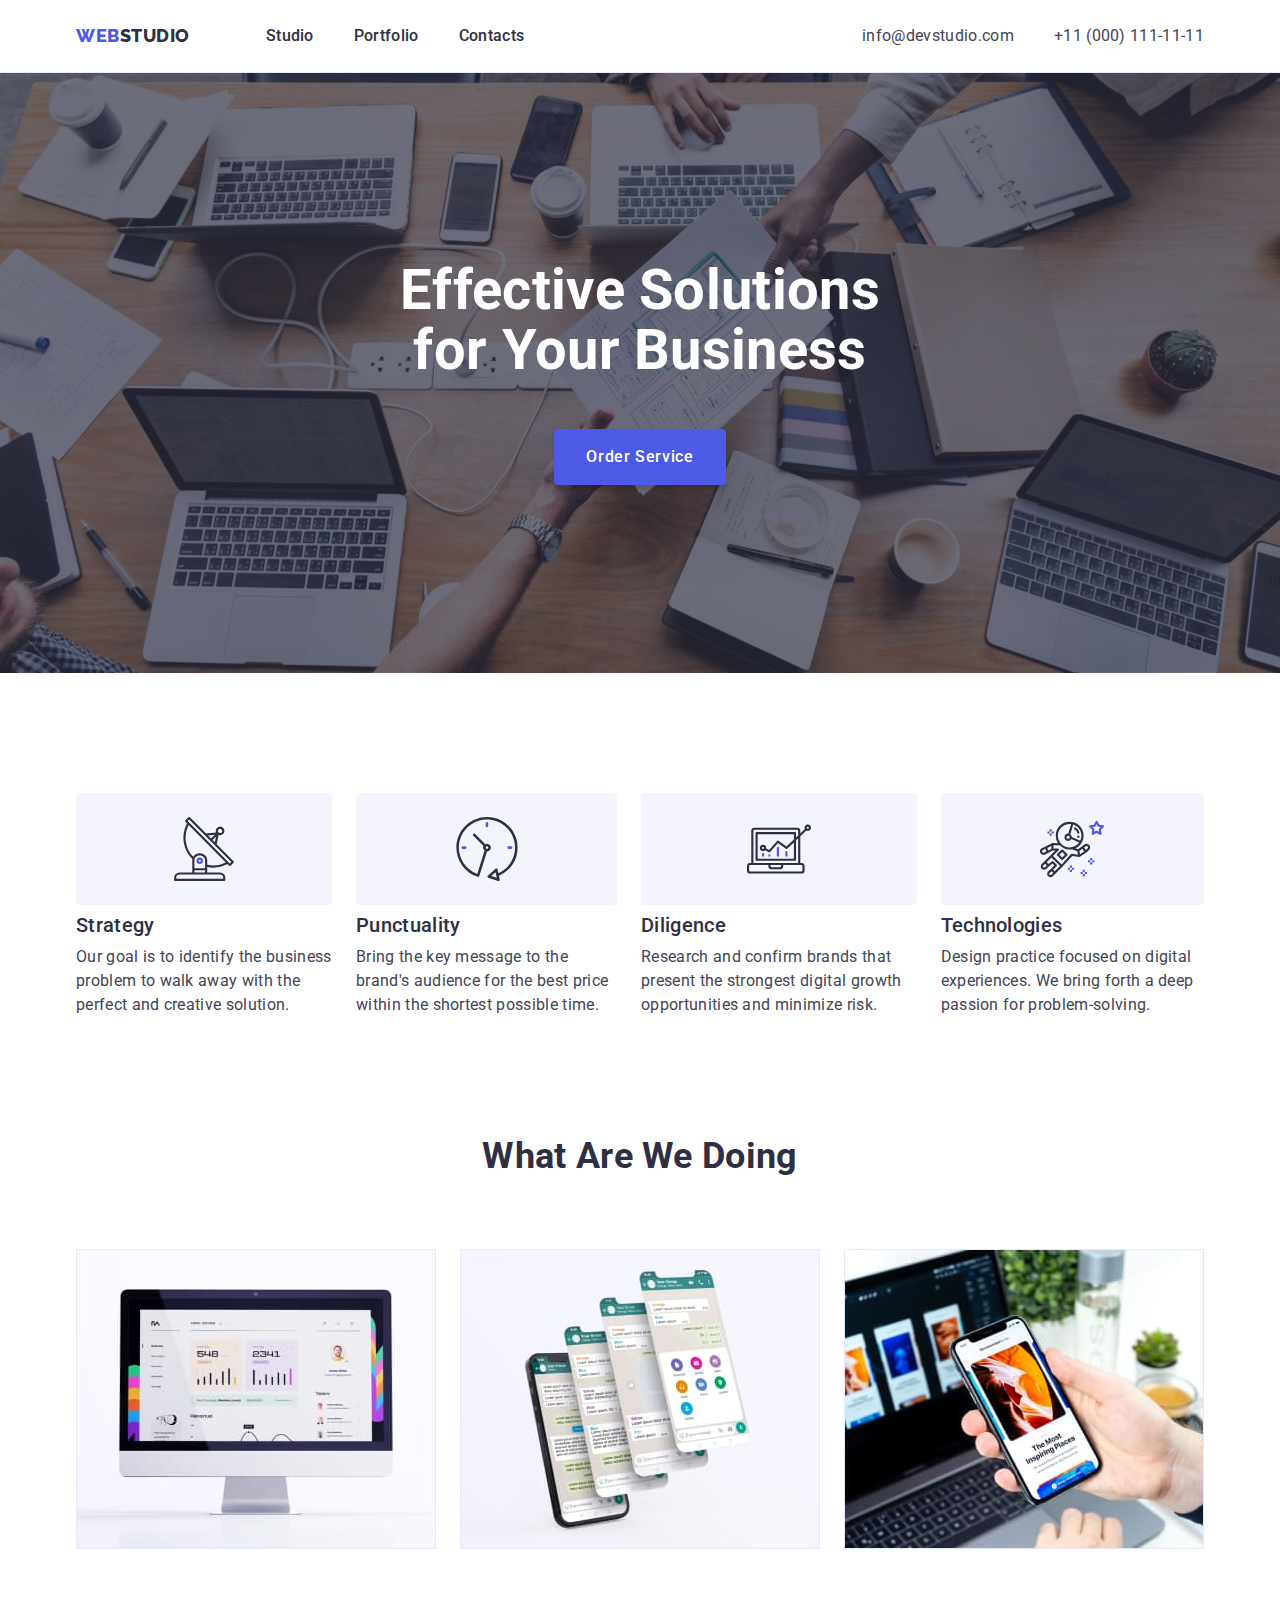
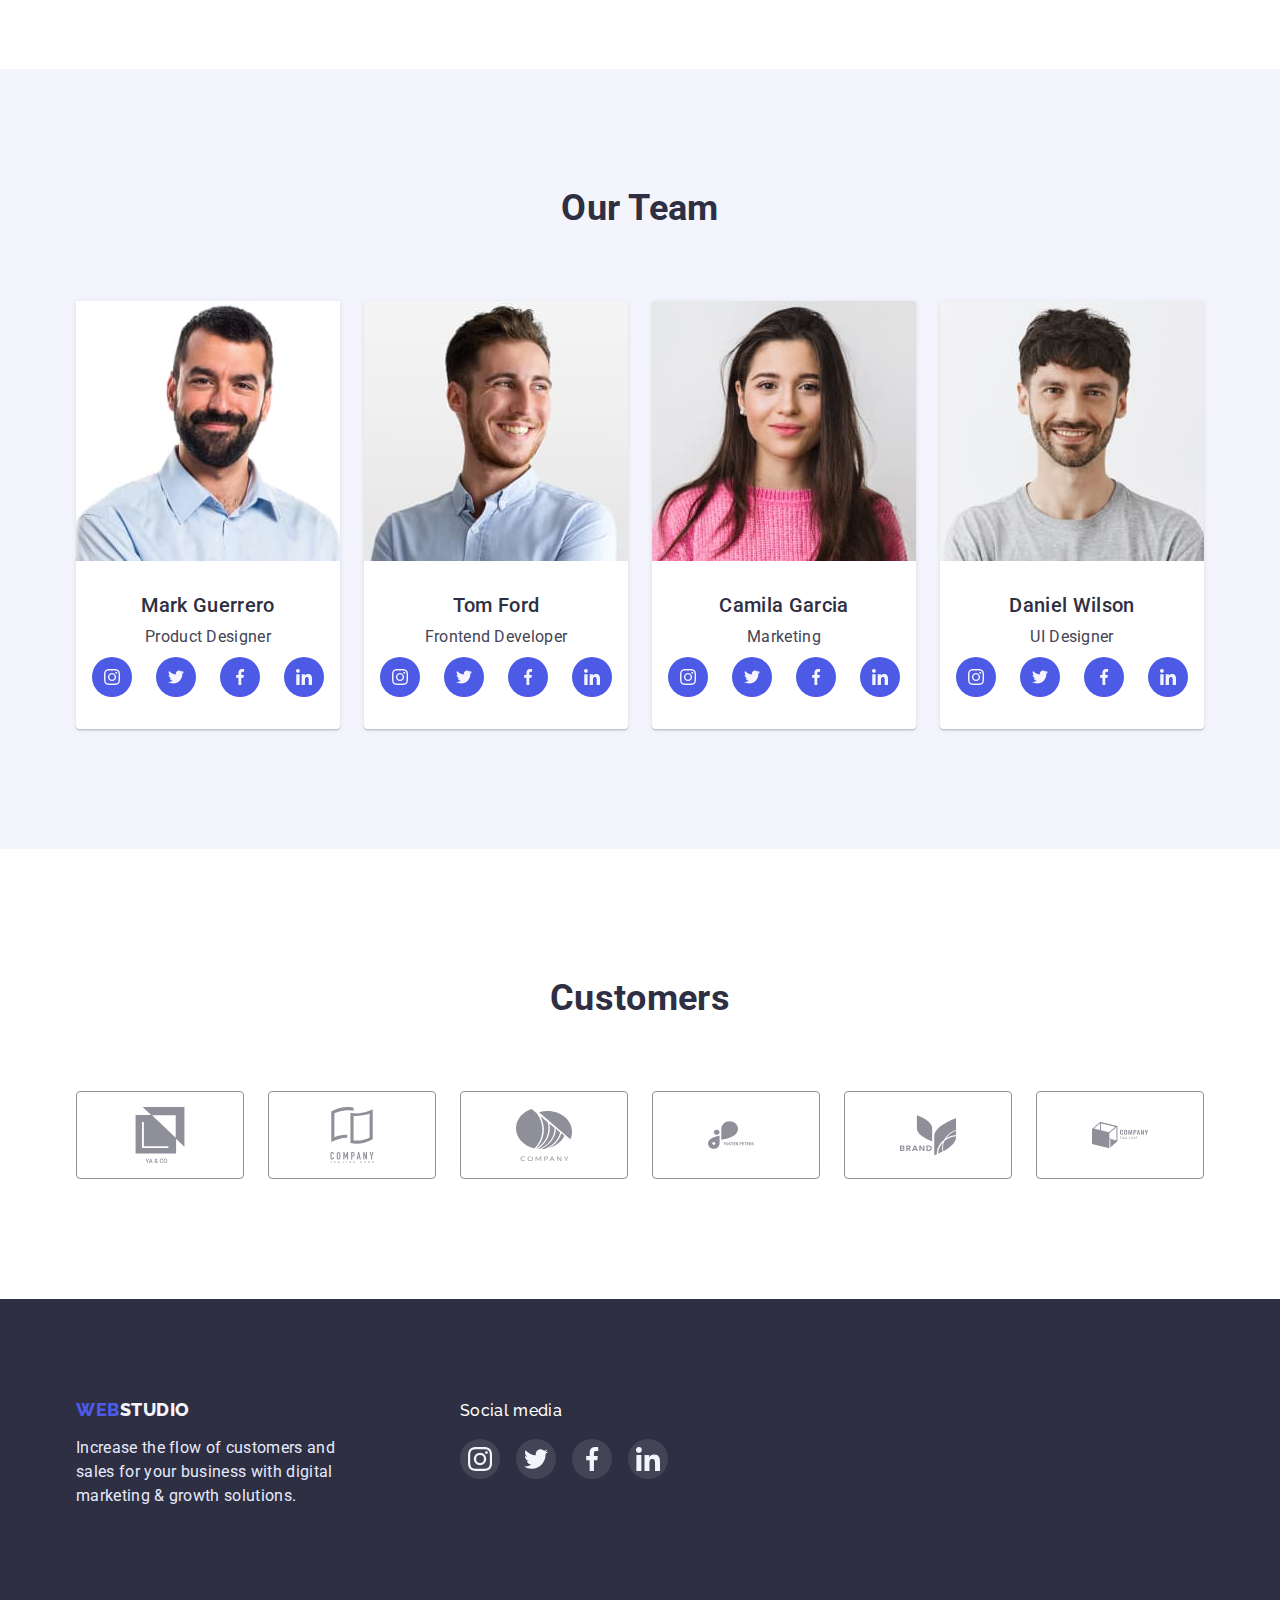
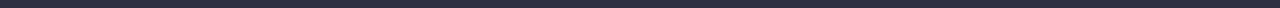
<file: index.html>
<!DOCTYPE html>
<html lang="en">
  <head>
    <meta charset="UTF-8" />
    <meta http-equiv="X-UA-Compatible" content="IE=edge" />
    <meta name="viewport" content="width=device-width, initial-scale=1.0" />
    <title>WebStudio</title>
    <link rel="preconnect" href="https://fonts.googleapis.com" />
    <link rel="preconnect" href="https://fonts.gstatic.com" crossorigin />
    <link
      href="https://fonts.googleapis.com/css2?family=Raleway:wght@800&family=Roboto:wght@400;500;700&display=swap"
      rel="stylesheet"
    />
    <link
      rel="stylesheet"
      href="https://cdn.jsdelivr.net/npm/modern-normalize@1.1.0/modern-normalize.min.css"
    />
    <link rel="stylesheet" href="./css/styles.css" />
  </head>
  <body>
    <!--Header-->
    <header class="header">
      <div class="container header-container">
        <nav class="header-navigation">
          <a class="logo-link link" href="./index.html"
            ><span class="logo-part">Web</span>Studio</a
          >
          <ul class="menu list">
            <li class="menu-item">
              <a class="menu-link link" href="./index.html">Studio</a>
            </li>
            <li class="menu-item">
              <a class="menu-link link" href="./portfolio.html">Portfolio</a>
            </li>
            <li class="menu-item">
              <a class="menu-link link" href="">Contacts</a>
            </li>
          </ul>
        </nav>
        <address class="contact">
          <ul class="contact-list list">
            <li class="contact-mail">
              <a class="contact-mail-link link" href="mailto:info@devstudio.com"
                >info@devstudio.com</a
              >
            </li>

            <li class="contact-phone">
              <a class="contact-phone-link link" href="tel:+110001111111"
                >+11 (000) 111-11-11</a
              >
            </li>
          </ul>
        </address>
      </div>
    </header>
    <!--/Header-->

    <main>
      <!--hero section-->
      <section class="hero-section">
        <div class="container">
          <h1 class="hero-title">Effective Solutions for Your Business</h1>
          <button class="hero-btn" type="button">Order Service</button>
        </div>
      </section>
      <!--/hero section-->

      <!--advantage-->
      <section class="advantage section">
        <div class="container">
          <h2 class="visually-hidden">Advantage</h2>
          <ul class="advantage-list list">
            <li class="advantage-item">
              <div class="advantage-icon-wrapper">
                <svg class="advantage-icon">
                  <use href="./images/icons.svg#antenna"></use>
                </svg>
              </div>

              <h3 class="sub-title">Strategy</h3>
              <p class="text">
                Our goal is to identify the business problem to walk away with
                the perfect and creative solution.
              </p>
            </li>
            <li class="advantage-item">
              <div class="advantage-icon-wrapper">
                <svg class="advantage-icon">
                  <use href="./images/icons.svg#clock"></use>
                </svg>
              </div>
              <h3 class="sub-title">Punctuality</h3>
              <p class="text">
                Bring the key message to the brand's audience for the best price
                within the shortest possible time.
              </p>
            </li>
            <li class="advantage-item">
              <div class="advantage-icon-wrapper">
                <svg class="advantage-icon">
                  <use href="./images/icons.svg#diagram"></use>
                </svg>
              </div>
              <h3 class="sub-title">Diligence</h3>
              <p class="text">
                Research and confirm brands that present the strongest digital
                growth opportunities and minimize risk.
              </p>
            </li>
            <li class="advantage-item">
              <div class="advantage-icon-wrapper">
                <svg class="advantage-icon">
                  <use href="./images/icons.svg#astronaut"></use>
                </svg>
              </div>
              <h3 class="sub-title">Technologies</h3>
              <p class="text">
                Design practice focused on digital experiences. We bring forth a
                deep passion for problem-solving.
              </p>
            </li>
          </ul>
        </div>
      </section>
      <!--/advantage-->
      <!--What are we doing-->
      <section class="gallery">
        <div class="container">
          <h2 class="title">What are we doing</h2>
          <ul class="gallery-list list">
            <li class="gallery-item">
              <img
                src="./images/advan-img-1.jpg"
                alt="monitor"
                width="360"
                height="300"
              />
            </li>
            <li class="gallery-item">
              <img
                src="./images/advan-img-2.jpg"
                alt="telephone"
                width="360"
                height="300"
              />
            </li>
            <li class="gallery-item">
              <img
                src="./images/advan-img-3.jpg"
                alt="noutbook"
                width="360"
                height="300"
              />
            </li>
          </ul>
        </div>
      </section>
      <!--/What are we doing-->
      <!--Our Team-->
      <section class="team section">
        <div class="container">
          <h2 class="title">Our Team</h2>
          <ul class="team-list list">
            <li class="team-item">
              <img
                src="./images/team-img-1.jpg"
                alt="Mark Guerrero"
                width="264"
                height="260"
              />
              <div class="team-item-content">
                <h3 class="sub-title">Mark Guerrero</h3>
                <p class="text text-card">Product Designer</p>
                <ul class="social-list list">
                  <li class="social-list-item">
                    <a class="social-list-link" href="">
                      <svg class="social-list-icon">
                        <use href="./images/icons.svg#instagram"></use>
                      </svg>
                    </a>
                  </li>
                  <li class="social-list-item">
                    <a class="social-list-link" href="">
                      <svg class="social-list-icon">
                        <use href="./images/icons.svg#twitter"></use>
                      </svg>
                    </a>
                  </li>
                  <li class="social-list-item">
                    <a class="social-list-link" href="">
                      <svg class="social-list-icon">
                        <use href="./images/icons.svg#facebook"></use>
                      </svg>
                    </a>
                  </li>
                  <li class="social-list-item">
                    <a class="social-list-link" href="">
                      <svg class="social-list-icon">
                        <use href="./images/icons.svg#linkedin"></use>
                      </svg>
                    </a>
                  </li>
                </ul>
              </div>
            </li>
            <li class="team-item">
              <img
                src="./images/team-img-2.jpg"
                alt="Tom Ford"
                width="264"
                height="260"
              />
              <div class="team-item-content">
                <h3 class="sub-title">Tom Ford</h3>
                <p class="text text-card">Frontend Developer</p>
                <ul class="social-list list">
                  <li class="social-list-item">
                    <a class="social-list-link" href="">
                      <svg class="social-list-icon">
                        <use href="./images/icons.svg#instagram"></use>
                      </svg>
                    </a>
                  </li>
                  <li class="social-list-item">
                    <a class="social-list-link" href="">
                      <svg class="social-list-icon">
                        <use href="./images/icons.svg#twitter"></use>
                      </svg>
                    </a>
                  </li>
                  <li class="social-list-item">
                    <a class="social-list-link" href="">
                      <svg class="social-list-icon">
                        <use href="./images/icons.svg#facebook"></use>
                      </svg>
                    </a>
                  </li>
                  <li class="social-list-item">
                    <a class="social-list-link" href="">
                      <svg class="social-list-icon">
                        <use href="./images/icons.svg#linkedin"></use>
                      </svg>
                    </a>
                  </li>
                </ul>
              </div>
            </li>
            <li class="team-item">
              <img
                src="./images/team-img-3.jpg"
                alt="Camila Garcia"
                width="264"
                height="260"
              />
              <div class="team-item-content">
                <h3 class="sub-title">Camila Garcia</h3>
                <p class="text text-card">Marketing</p>
                <ul class="social-list list">
                  <li class="social-list-item">
                    <a class="social-list-link" href="">
                      <svg class="social-list-icon">
                        <use href="./images/icons.svg#instagram"></use>
                      </svg>
                    </a>
                  </li>
                  <li class="social-list-item">
                    <a class="social-list-link" href="">
                      <svg class="social-list-icon">
                        <use href="./images/icons.svg#twitter"></use>
                      </svg>
                    </a>
                  </li>
                  <li class="social-list-item">
                    <a class="social-list-link" href="">
                      <svg class="social-list-icon">
                        <use href="./images/icons.svg#facebook"></use>
                      </svg>
                    </a>
                  </li>
                  <li class="social-list-item">
                    <a class="social-list-link" href="">
                      <svg class="social-list-icon">
                        <use href="./images/icons.svg#linkedin"></use>
                      </svg>
                    </a>
                  </li>
                </ul>
              </div>
            </li>
            <li class="team-item">
              <img
                src="./images/team-img-4.jpg"
                alt="Daniel Wilson"
                width="264"
                height="260"
              />
              <div class="team-item-content">
                <h3 class="sub-title">Daniel Wilson</h3>
                <p class="text text-card">UI Designer</p>
                <ul class="social-list list">
                  <li class="social-list-item">
                    <a class="social-list-link" href="">
                      <svg class="social-list-icon">
                        <use href="./images/icons.svg#instagram"></use>
                      </svg>
                    </a>
                  </li>
                  <li class="social-list-item">
                    <a class="social-list-link" href="">
                      <svg class="social-list-icon">
                        <use href="./images/icons.svg#twitter"></use>
                      </svg>
                    </a>
                  </li>
                  <li class="social-list-item">
                    <a class="social-list-link" href="">
                      <svg class="social-list-icon">
                        <use href="./images/icons.svg#facebook"></use>
                      </svg>
                    </a>
                  </li>
                  <li class="social-list-item">
                    <a class="social-list-link" href="">
                      <svg class="social-list-icon">
                        <use href="./images/icons.svg#linkedin"></use>
                      </svg>
                    </a>
                  </li>
                </ul>
              </div>
            </li>
          </ul>
        </div>
      </section>
      <!--/Our Team-->
      <!--Customers-->
      <section class="customers-section">
        <div class="container">
          <h2 class="customers-title">Customers</h2>
          <ul class="customers-list list">
            <li class="customers-item">
              <a class="customers-link" href="">
                <svg class="customers-icon" width="104" height="56">
                  <use href="./images/icons.svg#customer-1"></use>
                </svg>
              </a>
            </li>
            <li class="customers-item">
              <a class="customers-link" href="">
                <svg class="customers-icon" width="104" height="56">
                  <use href="./images/icons.svg#customer-2"></use>
                </svg>
              </a>
            </li>
            <li class="customers-item">
              <a class="customers-link" href="">
                <svg class="customers-icon" width="104" height="56">
                  <use href="./images/icons.svg#customer-3"></use>
                </svg>
              </a>
            </li>
            <li class="customers-item">
              <a class="customers-link" href="">
                <svg class="customers-icon" width="104" height="56">
                  <use href="./images/icons.svg#customer-4"></use>
                </svg>
              </a>
            </li>
            <li class="customers-item">
              <a class="customers-link" href="">
                <svg class="customers-icon" width="104" height="56">
                  <use href="./images/icons.svg#customer-5"></use>
                </svg>
              </a>
            </li>
            <li class="customers-item">
              <a class="customers-link" href="">
                <svg class="customers-icon" width="104" height="56">
                  <use href="./images/icons.svg#customer-6"></use>
                </svg>
              </a>
            </li>
          </ul>
        </div>
      </section>
      <!--/Customers-->
    </main>
    <!--Footer-->
    <footer class="footer">
      <div class="container footer-wrapper">
        <div class="footer-logo">
          <a class="footer-logo-link link" href="./index.html"
            ><span class="logo-part">Web</span>Studio</a
          >
          <p class="footer-text">
            Increase the flow of customers and sales for your business with
            digital marketing & growth solutions.
          </p>
        </div>
        <div class="footer-social-media">
          <p class="footer-social-text">Social media</p>
          <ul class="footer-social-list list">
            <li class="footer-social-item">
              <a class="footer-social-link" href="">
                <svg class="footer-social-icon">
                  <use href="./images/icons.svg#instagram"></use>
                </svg>
              </a>
            </li>
            <li class="footer-social-item">
              <a class="footer-social-link" href="">
                <svg class="footer-social-icon">
                  <use href="./images/icons.svg#twitter"></use>
                </svg>
              </a>
            </li>
            <li class="footer-social-item">
              <a class="footer-social-link" href="">
                <svg class="footer-social-icon">
                  <use href="./images/icons.svg#facebook"></use>
                </svg>
              </a>
            </li>
            <li class="footer-social-item">
              <a class="footer-social-link" href="">
                <svg class="footer-social-icon">
                  <use href="./images/icons.svg#linkedin"></use>
                </svg>
              </a>
            </li>
          </ul>
        </div>
      </div>
    </footer>
    <!--/Footer-->
  </body>
</html>
</file>
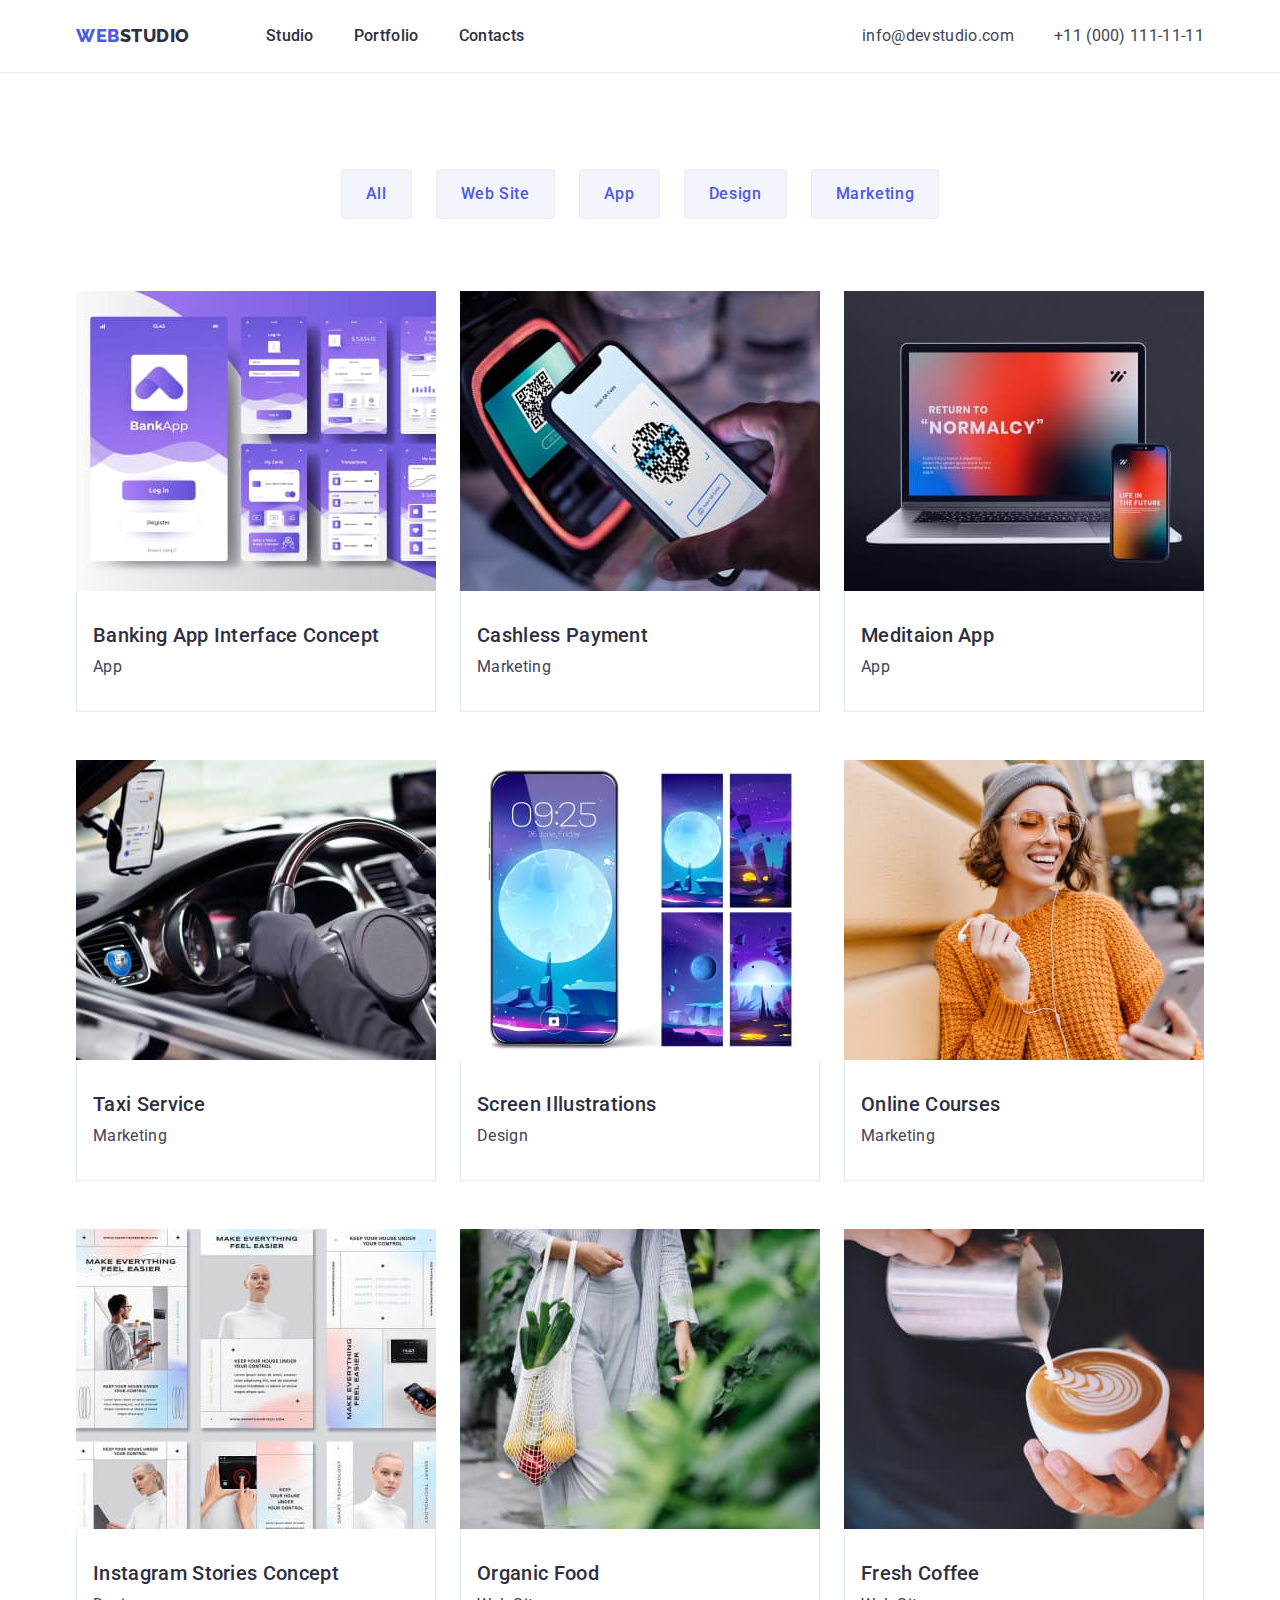
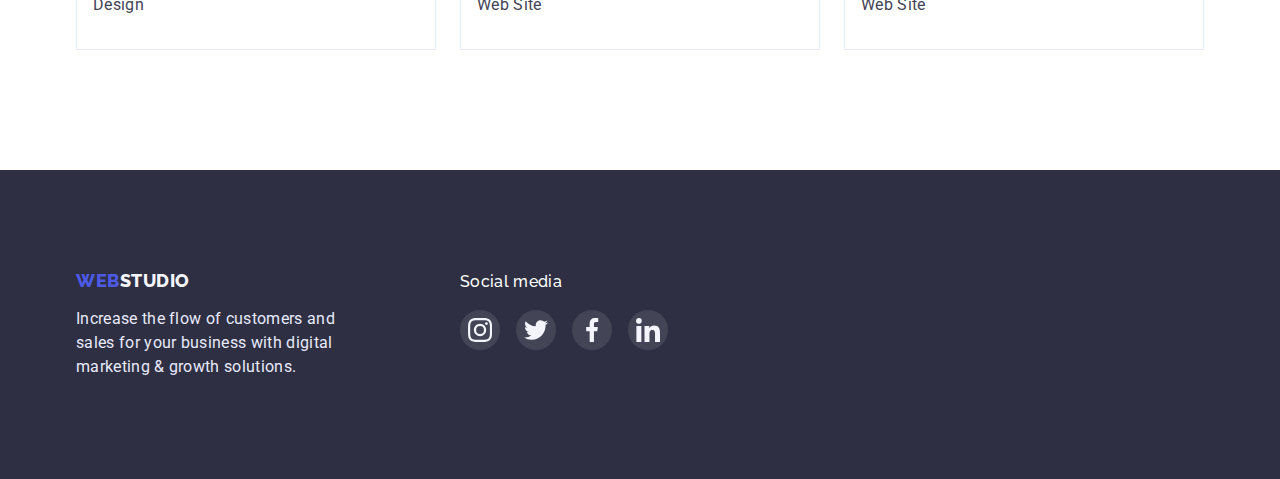
<file: portfolio.html>
<!DOCTYPE html>
<html lang="en">
  <head>
    <meta charset="UTF-8" />
    <meta http-equiv="X-UA-Compatible" content="IE=edge" />
    <meta name="viewport" content="width=device-width, initial-scale=1.0" />
    <title>WebStudio</title>
    <link rel="preconnect" href="https://fonts.googleapis.com" />
    <link rel="preconnect" href="https://fonts.gstatic.com" crossorigin />
    <link
      href="https://fonts.googleapis.com/css2?family=Raleway:wght@800&family=Roboto:wght@400;500;700&display=swap"
      rel="stylesheet"
    />
    <link
      rel="stylesheet"
      href="https://cdn.jsdelivr.net/npm/modern-normalize@1.1.0/modern-normalize.min.css"
    />
    <link rel="stylesheet" href="./css/styles.css" />
  </head>
  <body>
    <!--Hader-->
    <header class="header">
      <div class="container header-container">
        <nav class="header-navigation">
          <a class="logo-link link" href="./index.html"
            ><span class="logo-part">Web</span>Studio</a
          >
          <ul class="menu list">
            <li class="menu-item">
              <a class="menu-link link" href="./index.html">Studio</a>
            </li>
            <li class="menu-item">
              <a class="menu-link link" href="./portfolio.html">Portfolio</a>
            </li>
            <li class="menu-item">
              <a class="menu-link link" href="">Contacts</a>
            </li>
          </ul>
        </nav>
        <address class="contact">
          <ul class="contact-list list">
            <li class="contact-mail">
              <a class="contact-mail-link link" href="mailto:info@devstudio.com"
                >info@devstudio.com</a
              >
            </li>

            <li class="contact-phone">
              <a class="contact-phone-link link" href="tel:+110001111111"
                >+11 (000) 111-11-11</a
              >
            </li>
          </ul>
        </address>
      </div>
    </header>
    <!--/Hader-->

    <main>
      <!--Portfolio section-->

      <section class="portfolio">
        <div class="container">
          <h1 class="visually-hidden">Portfolio</h1>
          <ul class="btn-list list">
            <li class="btn-list-item">
              <button class="btn-item" type="button">All</button>
            </li>
            <li class="btn-list-item">
              <button class="btn-item" type="button">Web Site</button>
            </li>
            <li class="btn-list-item">
              <button class="btn-item" type="button">App</button>
            </li>
            <li class="btn-list-item">
              <button class="btn-item" type="button">Design</button>
            </li>
            <li class="btn-list-item">
              <button class="btn-item" type="button">Marketing</button>
            </li>
          </ul>
          <ul class="portfolio-list list">
            <li class="portfolio-item">
              <a class="portfolio-link link" href="">
                <img
                  src="./images/portfolio-img-1.jpg"
                  alt="bank app"
                  width="360"
                  height="300"
                />
                <div class="portfolio-card">
                  <h2 class="sub-title">Banking App Interface Concept</h2>
                  <p class="text">App</p>
                </div>
              </a>
            </li>
            <li class="portfolio-item">
              <a class="portfolio-link link" href="">
                <img
                  src="./images/portfolio-img-2.jpg"
                  alt="cashless pay"
                  width="360"
                  height="300"
                />
                <div class="portfolio-card">
                  <h2 class="sub-title">Cashless Payment</h2>
                  <p class="text">Marketing</p>
                </div>
              </a>
            </li>
            <li class="portfolio-item">
              <a class="portfolio-link link" href="">
                <img
                  src="./images/portfolio-img-3.jpg"
                  alt="meditaional app"
                  width="360"
                  height="300"
                />
                <div class="portfolio-card">
                  <h2 class="sub-title">Meditaion App</h2>
                  <p class="text">App</p>
                </div>
              </a>
            </li>
            <li class="portfolio-item">
              <a class="portfolio-link link" href="">
                <img
                  src="./images/portfolio-img-4.jpg"
                  alt="taxi service"
                  width="360"
                  height="300"
                />
                <div class="portfolio-card">
                  <h2 class="sub-title">Taxi Service</h2>
                  <p class="text">Marketing</p>
                </div>
              </a>
            </li>
            <li class="portfolio-item">
              <a class="portfolio-link link" href="">
                <img
                  src="./images/portfolio-img-5.jpg"
                  alt="screen Illustrations"
                  width="360"
                  height="300"
                />
                <div class="portfolio-card">
                  <h2 class="sub-title">Screen Illustrations</h2>
                  <p class="text">Design</p>
                </div>
              </a>
            </li>
            <li class="portfolio-item">
              <a class="portfolio-link link" href="">
                <img
                  src="./images/portfolio-img-6.jpg"
                  alt="online courses"
                  width="360"
                  height="300"
                />
                <div class="portfolio-card">
                  <h2 class="sub-title">Online Courses</h2>
                  <p class="text">Marketing</p>
                </div>
              </a>
            </li>
            <li class="portfolio-item">
              <a class="portfolio-link link" href="">
                <img
                  src="./images/portfolio-img-7.jpg"
                  alt="instagram stories"
                  width="360"
                  height="300"
                />
                <div class="portfolio-card">
                  <h2 class="sub-title">Instagram Stories Concept</h2>
                  <p class="text">Design</p>
                </div>
              </a>
            </li>
            <li class="portfolio-item">
              <a class="portfolio-link link" href="">
                <img
                  src="./images/portfolio-img-8.jpg"
                  alt="organic food"
                  width="360"
                  height="300"
                />
                <div class="portfolio-card">
                  <h2 class="sub-title">Organic Food</h2>
                  <p class="text">Web Site</p>
                </div>
              </a>
            </li>
            <li class="portfolio-item">
              <a class="portfolio-link link" href="">
                <img
                  src="./images/portfolio-img-9.jpg"
                  alt="fresh coffe"
                  width="360"
                  height="300"
                />
                <div class="portfolio-card">
                  <h2 class="sub-title">Fresh Coffee</h2>
                  <p class="text">Web Site</p>
                </div>
              </a>
            </li>
          </ul>
        </div>
      </section>
      <!--/Portfolio section-->
    </main>
    <!--Footer-->
    <footer class="footer">
      <div class="container footer-wrapper">
        <div class="footer-logo">
          <a class="footer-logo-link link" href="./index.html"
            ><span class="logo-part">Web</span>Studio</a
          >
          <p class="footer-text">
            Increase the flow of customers and sales for your business with
            digital marketing & growth solutions.
          </p>
        </div>
        <div class="footer-social-media">
          <p class="footer-social-text">Social media</p>
          <ul class="footer-social-list list">
            <li class="footer-social-item">
              <a class="footer-social-link" href="">
                <svg class="footer-social-icon">
                  <use href="./images/icons.svg#instagram"></use>
                </svg>
              </a>
            </li>
            <li class="footer-social-item">
              <a class="footer-social-link" href="">
                <svg class="footer-social-icon">
                  <use href="./images/icons.svg#twitter"></use>
                </svg>
              </a>
            </li>
            <li class="footer-social-item">
              <a class="footer-social-link" href="">
                <svg class="footer-social-icon">
                  <use href="./images/icons.svg#facebook"></use>
                </svg>
              </a>
            </li>
            <li class="footer-social-item">
              <a class="footer-social-link" href="">
                <svg class="footer-social-icon">
                  <use href="./images/icons.svg#linkedin"></use>
                </svg>
              </a>
            </li>
          </ul>
        </div>
      </div>
    </footer>
    <!--/Footer-->
  </body>
</html>
</file>
<file: css/styles.css>
:root {
  --primary-font: "Roboto", sans-serif;
  --secondary-font: "Raleway", sans-serif;
  --accent-color: #4d5ae5;
}

h1,
h2,
h3,
h4,
p {
  margin-top: 0;
  margin-bottom: 0;
}

ul,
ol {
  margin-top: 0;
  margin-bottom: 0;
  padding-left: 0;
}

img {
  display: block;
  max-width: 100%;
  height: auto;
}
.list {
  list-style: none;
}

.link {
  text-decoration: none;
}

body {
  background-color: #ffffff;
  font-family: var(--primary-font);
  color: #2e2f42;
  letter-spacing: 0.02em;
  line-height: 1.5;
  font-weight: 400;
  font-size: 16px;
}

.container {
  width: 1158px;
  margin-left: auto;
  margin-right: auto;
  padding-left: 15px;
  padding-right: 15px;
}
.section {
  padding-top: 120px;
  padding-bottom: 120px;
}

.visually-hidden {
  position: absolute;
  top: -150%;
  z-index: -100;
  width: 0;
  height: 0;
  opacity: 0;
  visibility: hidden;
  user-select: none;
  pointer-events: none;
  cursor: none;
  margin: 0;
  padding: 0;
  overflow: hidden;
  border: none;
  outline: none;
  white-space: nowrap;
}
/*===================Header===================*/
.header {
  padding-top: 24px;
  padding-bottom: 24px;
  border-bottom: 1px solid #e7e9fc;
}
.header-container {
  display: flex;
  align-items: center;
  justify-content: space-between;
}
.header-navigation {
  display: flex;
  align-items: center;
}
.logo-link {
  margin-right: 76px;
  font-family: var(--secondary-font);
  font-weight: 800;
  font-size: 18px;
  line-height: 1.33;
  letter-spacing: 0.03em;
  text-transform: uppercase;
  color: #2e2f42;
}
.logo-part {
  color: #4d5ae5;
}
.menu {
  display: flex;
  align-items: center;
}
.menu-item:not(:last-child) {
  margin-right: 40px;
}
.menu-link {
  font-weight: 500;
  color: #2e2f42;
}
.contact-list {
  display: flex;
}
.contact-mail {
  margin-right: 40px;
}
.contact-mail-link {
  font-style: normal;
  color: #434455;
}
.contact-phone-link {
  font-style: normal;
  color: #434455;
}
.menu-link:hover,
.menu-link:focus {
  color: var(--accent-color);
}
.contact-mail-link:hover,
.contact-mail-link:focus {
  color: var(--accent-color);
}
.contact-phone-link:hover,
.contact-phone-link:focus {
  color: var(--accent-color);
}
/*===================/Header===================*/

/*===================Hero sectional===================*/
.hero-section {
  padding-top: 188px;
  padding-bottom: 188px;
  text-align: center;

  background-image: linear-gradient(
      rgba(46, 47, 66, 0.7),
      rgba(46, 47, 66, 0.7)
    ),
    url("../images/hero-img.jpg");
  max-width: 1440px;
  height: auto;
  margin-left: auto;
  margin-right: auto;
  background-repeat: no-repeat;
  background-position: center;
  background-color: #2e2f42;
}
.hero-title {
  max-width: 494px;
  margin: 0 auto 48px;
  font-weight: 700;
  font-size: 56px;
  line-height: 1.07;
  color: #ffffff;
}
.hero-btn {
  padding: 16px 32px;
  font-family: inherit;
  background: #4d5ae5;
  box-shadow: 0px 4px 4px rgba(0, 0, 0, 0.15);
  border: transparent;
  border-radius: 4px;
  font-weight: 500;
  font-size: 16px;
  line-height: 1.5;
  letter-spacing: 0.04em;
  cursor: pointer;
  color: #ffffff;
}
.hero-btn:hover,
.hero-btn:focus {
  background-color: #404bbf;
  box-shadow: 0px 4px 4px rgba(0, 0, 0, 0.15);
  border-radius: 4px;
}
/*===================/Hero sectional===================*/

/*===================Advantage===================*/
.advantage-list {
  display: flex;
  justify-content: space-between;
}
.advantage-item:not(:nth-child(4n)) {
  margin-right: 24px;
}
.sub-title {
  margin-bottom: 8px;
  font-weight: 500;
  font-size: 20px;
  line-height: 1.2;
}
.advantage-icon-wrapper {
  height: 112px;
  display: flex;
  justify-content: center;
  align-items: center;
  background-color: #f4f4fd;
  border-radius: 4px;
  margin-bottom: 8px;
}
.advantage-icon {
  width: 64px;
  height: 64px;
}
/*===================/Advantage===================*/

/*===================Gallery===================*/
.gallery {
  padding-bottom: 120px;
}
.gallery-list {
  display: flex;
  justify-content: space-between;
}
/*===================/Gallery===================*/

/*===================Our team===================*/
.team {
  background-color: #f4f4fd;
}
.team-list {
  display: flex;
  flex-wrap: wrap;
  gap: 24px;
}
.team-item {
  background-color: #ffffff;
  flex-basis: calc((100% - 72px) / 4);
  box-shadow: 0px 1px 6px rgba(46, 47, 66, 0.08),
    0px 1px 1px rgba(46, 47, 66, 0.16), 0px 2px 1px rgba(46, 47, 66, 0.08);
  border-radius: 0px 0px 4px 4px;
}
.team-item-content {
  padding-top: 32px;
  padding-bottom: 32px;
  text-align: center;
}

.text {
  color: #434455;
}
.title {
  text-align: center;
  margin-bottom: 72px;
  font-weight: 700;
  font-size: 36px;
  line-height: 1.11;
  text-transform: capitalize;
}
.text-card {
  margin-bottom: 8px;
}
.social-list {
  display: flex;
  justify-content: center;
  gap: 24px;
}
.social-list-link {
  display: flex;
  justify-content: center;
  align-items: center;
  width: 40px;
  height: 40px;
  border-radius: 50%;
  background-color: #4d5ae5;
}
.social-list-link:hover,
.social-list-link:focus {
  background-color: #404bbf;
}
.social-list-icon {
  width: 16px;
  height: 16px;
  fill: #f4f4fd;
}
/*===================Customers===================*/
.customers-section {
  padding-top: 130px;
  padding-bottom: 120px;
}
.customers-title {
  font-weight: 700;
  font-size: 36px;
  line-height: 1.11;
  text-align: center;
  text-transform: capitalize;
  margin-bottom: 72px;
  margin-right: auto;
  margin-left: auto;
}
.customers-list {
  display: flex;
  gap: 24px;
}
.customers-link {
  display: flex;
  justify-content: center;
  align-items: center;
  width: 168px;
  height: 88px;
  border: 1px solid #8e8f99;
  border-radius: 4px;
  color: #8e8f99;
}
.customers-link:hover,
.customers-link:focus {
  border-color: #404bbf;
}
.customers-link:hover .customers-icon,
.customers-link:focus .customers-icon {
  fill: #404bbf;
}
.customers-icon {
  fill: currentColor;
}
/*===================/Customers===================*/

/*===================Footer===================*/
.footer {
  padding-top: 100px;
  padding-bottom: 100px;
  background-color: #2e2f42;
}
.footer-wrapper {
  display: flex;
}
.footer-logo {
  margin-right: 120px;
}
.footer-logo-link {
  display: block;
  margin-bottom: 16px;
  font-family: var(--secondary-font);
  font-weight: 800;
  font-size: 18px;
  line-height: 1.17;
  letter-spacing: 0.03em;
  text-transform: uppercase;
  color: #f4f4fd;
}
.footer-text {
  max-width: 264px;
  color: #e7e9fc;
}
.footer-social-media {
  max-width: 208px;
  height: auto;
}
.footer-social-text {
  font-family: var(--secondary-font);
  font-weight: 500;
  font-size: 16px;
  line-height: 1.5;
  letter-spacing: 0.02em;
  color: #ffffff;
  margin-bottom: 16px;
}
.footer-social-list {
  display: flex;
  gap: 16px;
}

.footer-social-link {
  display: flex;
  justify-content: center;
  align-items: center;
  width: 40px;
  height: 40px;
  color: #f4f4fd;
  border-radius: 50%;
  background-color: rgba(255, 255, 255, 0.1);
}
.footer-social-link:hover,
.footer-social-link:focus {
  background-color: #31d0aa;
}

.footer-social-icon {
  width: 24px;
  height: 24px;
  fill: currentColor;
}
/*===================/footer===================*/

/*===================Portfolio===================*/

.btn-item {
  padding: 12px 24px;
  border: 1px solid #e7e9fc;
  border-radius: 4px;
  background-color: #f4f4fd;
  font-family: inherit;
  font-weight: 500;
  font-size: 16px;
  line-height: 1.5;
  letter-spacing: 0.04em;
  color: #4d5ae5;
  cursor: pointer;
}
.btn-item:hover,
.btn-item:focus {
  background-color: #404bbf;
  color: #ffffff;
  border-color: #404bbf;
  box-shadow: 0px 3px 1px rgba(0, 0, 0, 0.1), 0px 2px 1px rgba(0, 0, 0, 0.08),
    0px 2px 2px rgba(0, 0, 0, 0.12);
}
.btn-list-item:not(:last-child) {
  margin-right: 24px;
}
.portfolio {
  padding-top: 96px;
  padding-bottom: 120px;
}
.btn-list {
  display: flex;
  justify-content: center;
  margin-bottom: 72px;
}

.portfolio-list {
  display: flex;
  flex-wrap: wrap;
  gap: 48px 24px;
}
.portfolio-link {
  display: block;
  color: #2e2f42;
}
.portfolio-link:hover,
.portfolio-link:focus {
  box-shadow: 0px 1px 6px rgba(46, 47, 66, 0.08),
    0px 1px 1px rgba(46, 47, 66, 0.16), 0px 2px 1px rgba(46, 47, 66, 0.08);
}
.portfolio-item {
  flex-basis: calc((100% - 48px) / 3);
}
.portfolio-card {
  padding: 32px 16px;
  border: 1px solid #e7e9fc;
  border-top: none;
}
/*===================/Portfolio===================*/
</file>
